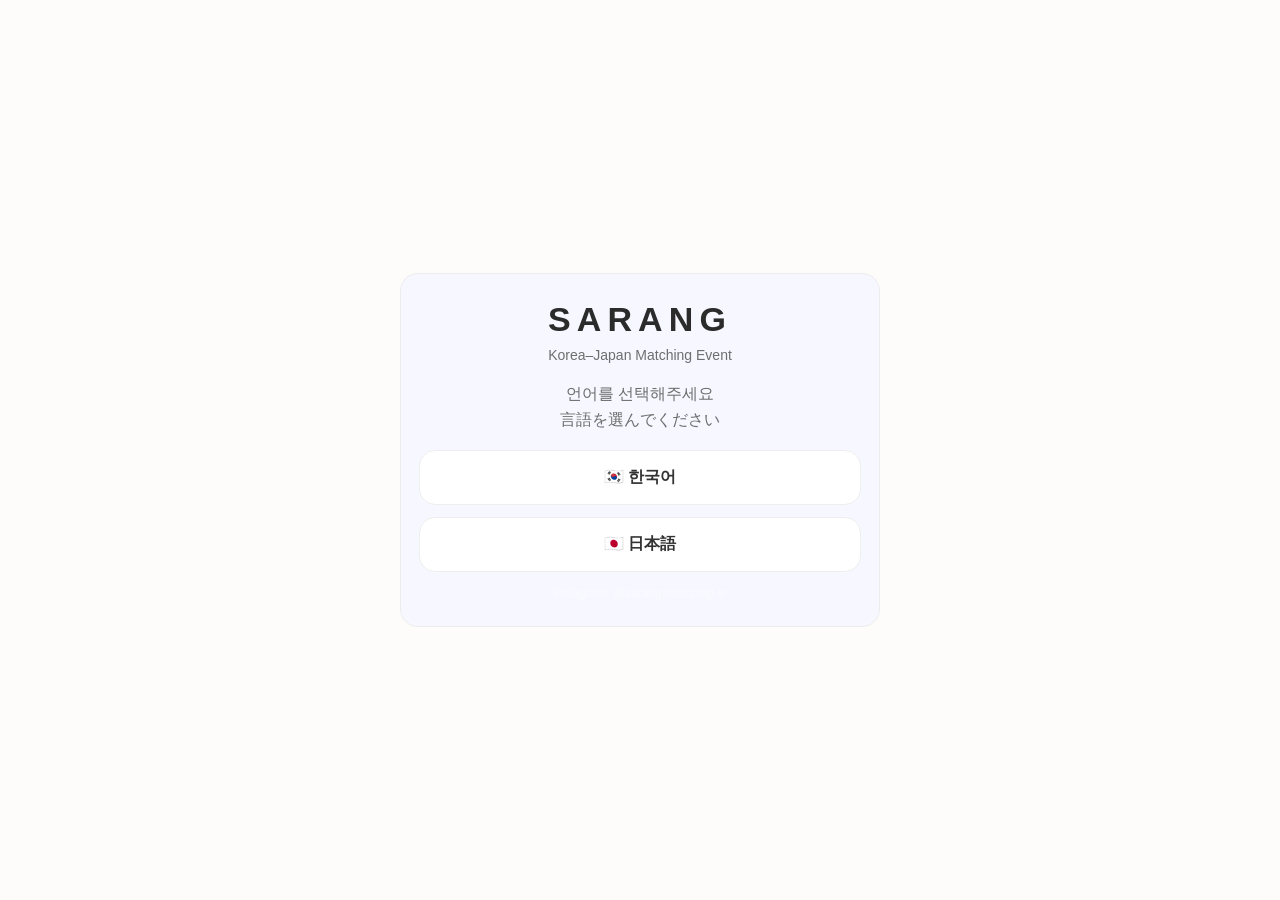
<file: index.html>
<!DOCTYPE html>
<html lang="ko">
<head>
  <meta charset="UTF-8" />
  <meta name="viewport" content="width=device-width, initial-scale=1.0" />
  <title>SARANG | Language</title>
  <link rel="stylesheet" href="style.css" />
</head>
<body class="bg">

  <main class="shell center">
    <div class="card">
      <div class="brand">
        <div class="logo">SARANG</div>
        <p class="subtitle">Korea–Japan Matching Event</p>
      </div>

      <p class="desc">
        언어를 선택해주세요<br/>
        言語を選んでください
      </p>

  <div class="btncol">
    <a class="lang-btn" href="ko.html">🇰🇷 한국어</a>
    <a class="lang-btn" href="jp.html">🇯🇵 日本語</a>
  </div>

      <p class="micro">
        Instagram: @sarang.matching.kr
      </p>
    </div>
  </main>

</body>
</html>
</file>
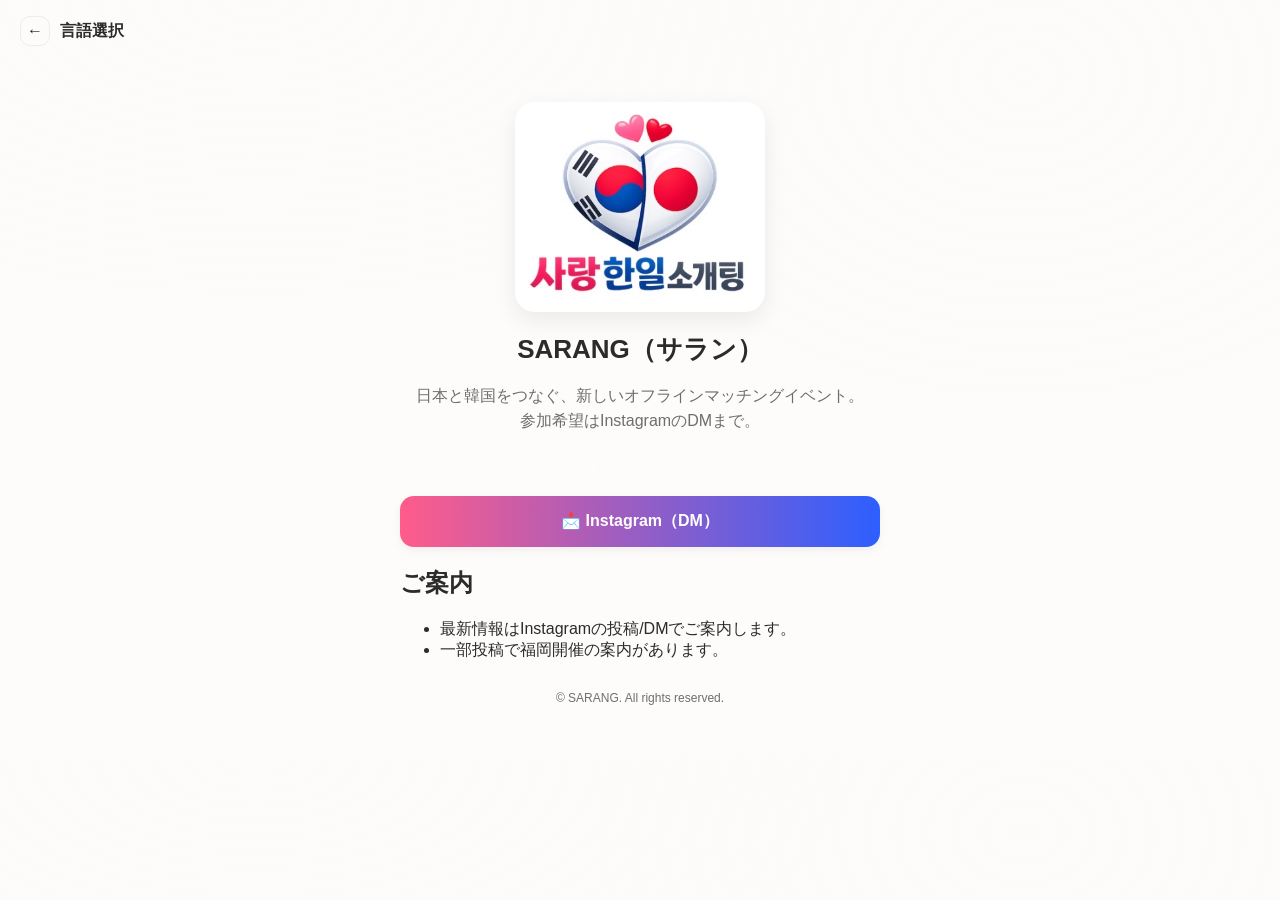
<file: jp.html>
<!DOCTYPE html>
<html lang="ja">
<head>
  <meta charset="UTF-8" />
  <meta name="viewport" content="width=device-width, initial-scale=1.0" />
  <title>SARANG | 日本語</title>
  <link rel="stylesheet" href="style.css" />
</head>
<body class="bg">

  <header class="topbar">
    <a class="back" href="index.html" aria-label="戻る">
      <span class="backIcon">←</span><span>言語選択</span>
    </a>
  </header>

  <main class="shell">
    <section class="profile">
      <div class="logo-card">
        <img src="sarang.png" alt="SARANG Logo">
      </div>

      <h1 class="title">SARANG（サラン）</h1>
      <p class="bio">
        日本と韓国をつなぐ、新しいオフラインマッチングイベント。<br/>
        参加希望はInstagramのDMまで。
      </p>
      <p class="micro">
        「福岡で開催される日韓オフライン紹介イベント」等の案内投稿あり
      </p>
    </section>

    <section class="links">
      <!-- 🔧 下のリンクは実際のリンクに差し替えてOK -->
      <a class="btn primary" href="https://www.instagram.com/sarang.matching.kr/" target="_blank" rel="noopener">
        📩 Instagram（DM）
      </a>
    </section>

    <section class="notice">
      <h2 class="h2">ご案内</h2>
      <ul class="list">
        <li>最新情報はInstagramの投稿/DMでご案内します。</li>
        <li>一部投稿で福岡開催の案内があります。</li>
      </ul>
    </section>

    <footer class="footer">
      <p>© SARANG. All rights reserved.</p>
    </footer>
  </main>

</body>
</html>
</file>
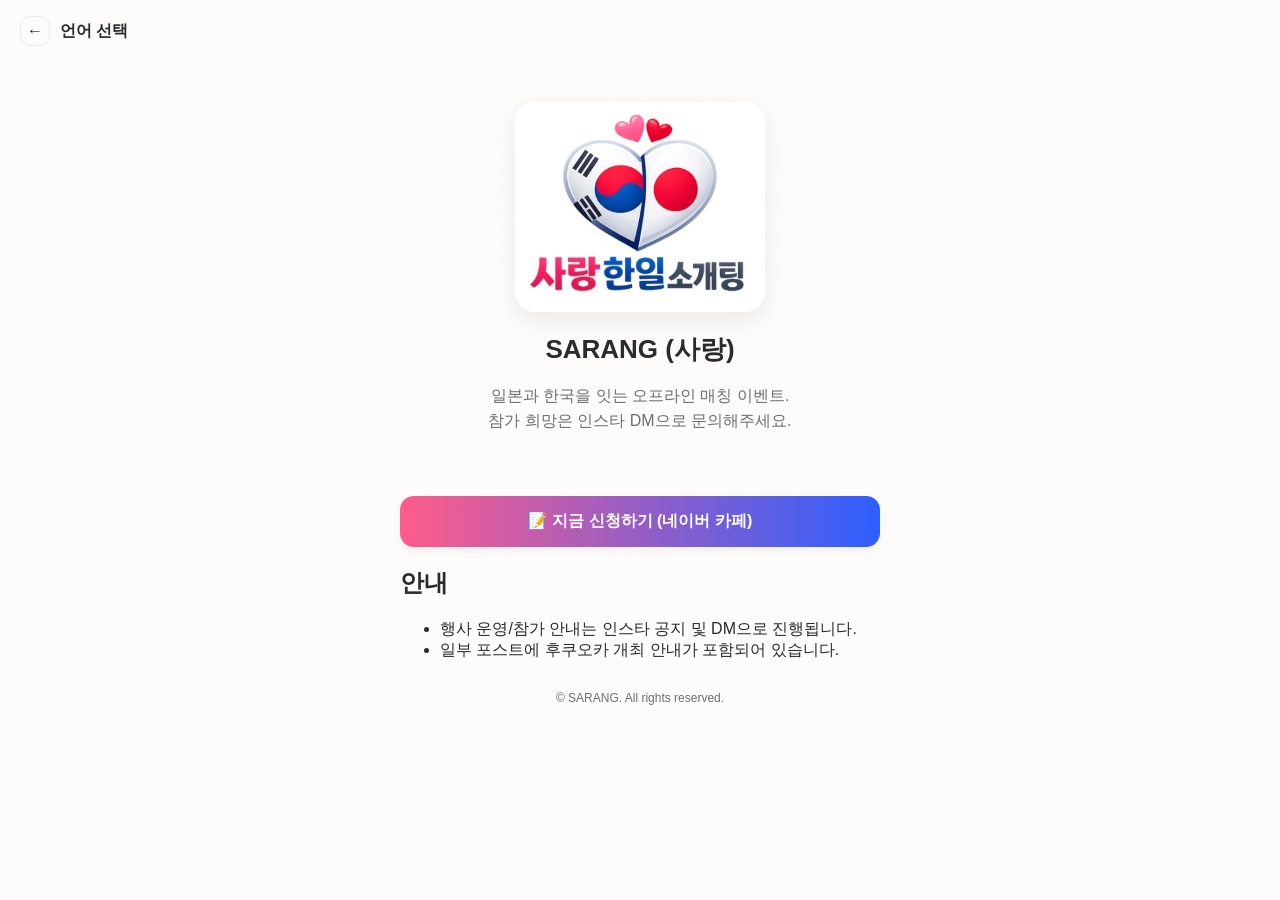
<file: ko.html>
<!DOCTYPE html>
<html lang="ko">
<head>
  <meta charset="UTF-8" />
  <meta name="viewport" content="width=device-width, initial-scale=1.0" />
  <title>SARANG | 한국어</title>
  <link rel="stylesheet" href="style.css" />
</head>
<body class="bg">

  <header class="topbar">
    <a class="back" href="index.html" aria-label="뒤로가기">
      <span class="backIcon">←</span><span>언어 선택</span>
    </a>
  </header>

  <main class="shell">
    <section class="profile">
      <div class="logo-card">
       <img src="sarang.png" alt="SARANG Logo">
      </div>

      <h1 class="title">SARANG (사랑)</h1>
      <p class="bio">
        일본과 한국을 잇는 오프라인 매칭 이벤트.<br/>
        참가 희망은 인스타 DM으로 문의해주세요.
      </p>
      <p class="micro">
        “일본에서 출회(만남), 조금 특별한 한국인 남성” 콘셉트의 매칭 이벤트 운영
      </p>
    </section>

    <section class="links">
      <!-- 🔧 아래 링크들은 네가 실제로 쓰는 링크로 바꿔주면 됨 -->
      <a class="btn primary" href="https://cafe.naver.com/somestimes" target="_blank" rel="noopener">
        📝 지금 신청하기 (네이버 카페)
      </a>
    </section>

    <section class="notice">
      <h2 class="h2">안내</h2>
      <ul class="list">
        <li>행사 운영/참가 안내는 인스타 공지 및 DM으로 진행됩니다.</li>
        <li>일부 포스트에 후쿠오카 개최 안내가 포함되어 있습니다.</li>
      </ul>
    </section>

    <footer class="footer">
      <p>© SARANG. All rights reserved.</p>
    </footer>
  </main>

</body>
</html>
</file>
<file: style.css>
:root{
  --bg:#fdfcfa;
  --card:#ffffff;
  --text:#2b2b2b;
  --muted:#6e6e6e;
  --line:#ececec;
  --primary:#ff5c8a;      /* 핑크 */
  --secondary:#2d5fff;    /* 블루 */
}

*{box-sizing:border-box}
body{
  margin:0;
  font-family: "Noto Sans KR", "Noto Sans JP", Arial, sans-serif;
  background: var(--bg);
  color: var(--text);
}

.bg{
  background: radial-gradient(1200px 600px at 20% 0%, rgba(255,255,255,.08), transparent 50%),
              radial-gradient(800px 600px at 80% 10%, rgba(255,255,255,.06), transparent 55%),
              var(--bg);
}

.shell{
  width:min(520px,100%);
  margin:0 auto;
  padding:40px 20px;
}

.center{
  min-height:100vh;
  display:flex;
  align-items:center;
  justify-content:center;
}

.card{
  width:min(520px, 100%);
  background: rgba(245, 247, 255, 0.9);
  border:1px solid var(--line);
  border-radius:18px;
  padding:26px 18px;
  backdrop-filter: blur(10px);
}

.brand{ text-align:center; }

.logo{
  font-weight:800;
  letter-spacing:.18em;
  font-size:34px;
}
.subtitle{
  margin:8px 0 0;
  color:var(--muted);
  font-size:14px;
}

.desc{
  text-align:center;
  color:var(--muted);
  margin:18px 0 18px;
  line-height:1.6;
}

.btncol{ display:grid; gap:12px; margin-top:10px; }

.btn{
  display:flex;
  align-items:center;
  justify-content:center;
  gap:10px;
  width:100%;
  padding:14px 14px;
  border-radius:14px;
  border:1px solid var(--line);
  background: linear-gradient(180deg, rgba(255,255,255,.06), rgba(255,255,255,.02));
  color:var(--text);
  text-decoration:none;
  font-weight:650;
  transition: transform .12s ease, border-color .12s ease, background .12s ease;
}

.btn:hover{
  transform: translateY(-1px);
  border-color: rgba(255,255,255,.28);
}

.btn.primary{
  background: linear-gradient(180deg, rgba(255,255,255,.18), rgba(255,255,255,.06));
  border-color: rgba(255,255,255,.35);
}

.lang-btn {
  display: block;
  padding: 16px;
  border-radius: 16px;
  text-decoration: none;
  font-weight: 600;
  text-align: center;
  margin: px 0;

  background: white;
  color: #333;
  border: 1px solid #eee;

  transition: all 0.25s ease;
}

/* 마우스 올렸을 때 */
.lang-btn:hover {
  background: linear-gradient(90deg, #ff5c8a, #2d5fff);
  color: white;
  transform: translateY(-3px);
  box-shadow: 0 8px 20px rgba(0,0,0,0.1);
}

/* 클릭했을 때 */
.lang-btn:active {
  transform: scale(0.96);
}

/* 선택된 느낌 (옵션) */
.lang-btn.selected {
  background: linear-gradient(90deg, #ff5c8a, #2d5fff);
  color: white;
}

.micro{
  text-align:center;
  margin:14px 0 0;
  font-size:12px;
  color:rgba(255,255,255,.55);
}

.shell{
  width:min(520px,100%);
  margin:0 auto;
  padding:40px 20px;
}

.back{
  display:inline-flex;
  align-items:center;
  gap:10px;
  padding:16px 20px;
  text-decoration:none;
  color:var(--text);
  font-weight:600;
}
.backIcon{
  display:inline-flex;
  width:30px;height:30px;
  border-radius:10px;
  align-items:center;justify-content:center;
  border:1px solid var(--line);
  background: rgba(255,255,255,.04);
}

.profile{
  text-align:center;
  margin-bottom:20px;
}

.logo-card{
  width:250px;
  margin:0 auto 20px;
  padding:10px;
  border-radius:20px;
  background:white;
  box-shadow:0 8px 25px rgba(0,0,0,0.08);
}

.logo-card img{
  width:100%;
  height:auto;
  display:block;
}

.title{
  font-size:26px;
  margin:0 0 8px;
}

.bio{
  color:var(--muted);
  line-height:1.6;
  margin-bottom:25px;
}

.links{
  display:grid;
  gap:14px;
}

.btn{
  display:flex;
  justify-content:center;
  align-items:center;
  padding:15px;
  border-radius:14px;
  text-decoration:none;
  font-weight:600;
  transition:0.2s;
  border:1px solid var(--line);
  background:white;
  box-shadow:0 4px 10px rgba(0,0,0,0.05);
}

.btn:hover{
  transform:translateY(-2px);
}

.btn.primary{
  background:linear-gradient(90deg,var(--primary),var(--secondary));
  color:white;
  border:none;
}

.footer{
  margin-top:30px;
  text-align:center;
  font-size:12px;
  color:var(--muted);
}
</file>
